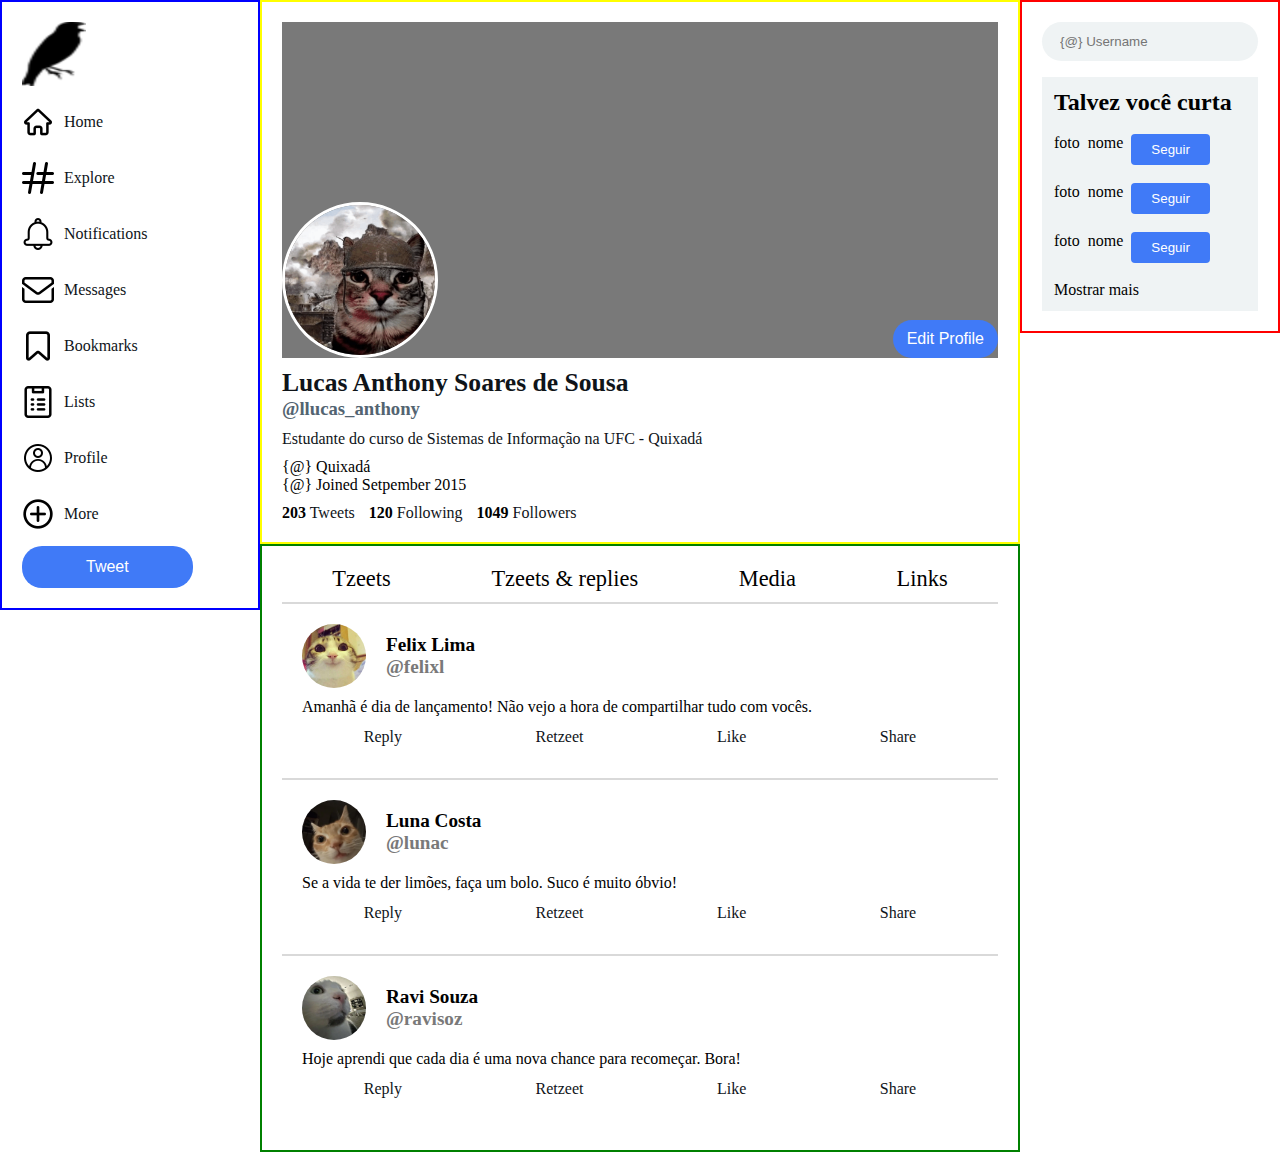
<file: profile.html>
<!DOCTYPE html>
<html lang="pt-BR">
  <head>
    <meta charset="UTF-8" />
    <meta name="viewport" content="width=device-width, initial-scale=1.0" />
    <link rel="stylesheet" href="./css/profile.css" />
    <title>Tzeeter</title>
  </head>

  <body>
    <div class="nav-bar">
      <img src="./imgs/tiziu.png" alt="logo" width="64px" height="64px" />

      <ul class="navegacao">
        <li>
          <a href="">
            <img src="./imgs/home.png" alt="icon" />
            Home
          </a>
        </li>
        <li>
          <a href="">
            <img src="./imgs/hashtag.png" alt="icon" />
            Explore
          </a>
        </li>
        <li>
          <a href="">
            <img src="./imgs/notificacao.png" alt="icon" />
            Notifications
          </a>
        </li>
        <li>
          <a href="">
            <img src="./imgs/messages.png" alt="icon" />
            Messages
          </a>
        </li>
        <li>
          <a href="">
            <img src="./imgs/marca-paginas.png" alt="icon" />
            Bookmarks
          </a>
        </li>
        <li>
          <a href="">
            <img src="./imgs/lista.png" alt="icon" />
            Lists
          </a>
        </li>
        <li>
          <a href="">
            <img src="./imgs/profile.png" alt="icon" />
            Profile
          </a>
        </li>
        <li>
          <a href="">
            <img src="./imgs/more.png" alt="icon" />
            More
          </a>
        </li>
      </ul>

      <button>Tweet</button>
    </div>

    <div class="profile">
      <div class="profile-foto">
        <img
          src="./imgs/War-Cat-meme-88f6yf.jpg"
          alt="foto de perfil"
          width="64"
          height="64"
        />
        <button>Edit Profile</button>
      </div>

      <div>
        <h1>Lucas Anthony Soares de Sousa</h1>
        <h3>@llucas_anthony</h3>
      </div>

      <p>Estudante do curso de Sistemas de Informação na UFC - Quixadá</p>

      <div class="profile-dados">
        <a href="">{@} Quixadá</a>
        <br />
        <a href="">{@} Joined Setpember 2015</a>
      </div>

      <div class="estatisticas">
        <a href=""><span>203</span> Tweets</a>
        <a href=""><span>120</span> Following</a>
        <a href=""><span>1049</span> Followers</a>
      </div>
    </div>

    <div class="postagens">
      <div class="nav-postagens">
        <a href="">Tzeets</a>
        <a href="">Tzeets & replies</a>
        <a href="">Media</a>
        <a href="">Links</a>
      </div>

      <article>
        <div>
          <img src="./imgs/Smiling-Cat.jpg" alt="" width="64" height="64" />
          <div>
            <h2>Felix Lima</h2>
            <h3>@felixl</h3>
          </div>
        </div>
        <p>
          Amanhã é dia de lançamento! Não vejo a hora de compartilhar tudo com
          vocês.
        </p>
        <ul class="acoes">
          <li><a href="" class="blue">Reply</a></li>
          <li><a href="" class="green">Retzeet</a></li>
          <li><a href="" class="red">Like</a></li>
          <li><a href="" class="blue">Share</a></li>
        </ul>
      </article>

      <article>
        <div>
          <img
            src="./imgs/the-original-video-with-this-cat-from-any-angle-really-v0-eridag8ovldd1.webp"
            alt=""
            width="64"
            height="64"
          />
          <div>
            <h2>Luna Costa</h2>
            <h3>@lunac</h3>
          </div>
        </div>
        <p>Se a vida te der limões, faça um bolo. Suco é muito óbvio!</p>
        <ul class="acoes">
          <li><a href="" class="blue">Reply</a></li>
          <li><a href="" class="green">Retzeet</a></li>
          <li><a href="" class="red">Like</a></li>
          <li><a href="" class="blue">Share</a></li>
        </ul>
      </article>

      <article>
        <div>
          <img
            src="./imgs/b9c47ef70bff06613d397abfce02c6e7.jpg"
            alt=""
            width="64"
            height="64"
          />
          <div>
            <h2>Ravi Souza</h2>
            <h3>@ravisoz</h3>
          </div>
        </div>
        <p>Hoje aprendi que cada dia é uma nova chance para recomeçar. Bora!</p>
        <ul class="acoes">
          <li><a href="" class="blue">Reply</a></li>
          <li><a href="" class="green">Retzeet</a></li>
          <li><a href="" class="red">Like</a></li>
          <li><a href="" class="blue">Share</a></li>
        </ul>
      </article>
    </div>

    <div class="right-bar">
      <input type="text" placeholder="{@} Username" />

      <div class="sugestoes-amigos">
        <h3>Talvez você curta</h3>

        <div class="sugestao-amigo">
          <span>foto</span>
          <a href="">nome</a>
          <button>Seguir</button>
        </div>

        <div class="sugestao-amigo">
          <span>foto</span>
          <a href="">nome</a>
          <button>Seguir</button>
        </div>

        <div class="sugestao-amigo">
          <span>foto</span>
          <a href="">nome</a>
          <button>Seguir</button>
        </div>

        <a href="">Mostrar mais</a>
      </div>
    </div>
  </body>
</html>
</file>
<file: css/profile.css>
:root {
  --cor-texto: rgb(15, 20, 25);
  --selecionado: rgba(15, 25, 20, 0.1);
  --cor-primaria: rgba(64, 122, 247);;
}

* {
  margin: 0;
  padding: 0;
  list-style: none;
  text-decoration: none;
  color: black;
}

img {
  max-width: 100%;
}

body {
  display: grid;
  grid-template-columns: 260px 1fr 260px;
  align-items: start;
  grid-template-areas: 
    "nav-bar profile right-bar"
		"nav-bar postagens right-bar"
  ;

  .nav-bar {
    grid-area: nav-bar;
  }

  .profile {
    grid-area: profile;
  }

  .postagens {
    grid-area: postagens;
  }

  .right-bar {
    grid-area: right-bar;
  }
}

/*---------------------------------------------------------*/
.nav-bar {
  padding: 20px;
  border: 2px solid blue;

  button {
    font-size: 1rem;
    background-color: var(--cor-primaria);
    border: none;
    color: white;
    border-radius: 20px;
    padding: 12px 64px;
    cursor: pointer;

    &:hover {
      background-color: rgb(49, 104, 223);
    }
  }
}

.navegacao li {
  border-radius: 10px;
  margin: 8px;
  margin-left: 0;
  max-width: 140px;
  padding: 8px 10px;
  padding-left: 0;

  &:hover {
    background-color: var(--selecionado);
  }

  a {
    display: flex;
    align-items: center;
    gap: 10px;
    color: var(--cor-texto);
  }
}

.profile {
  padding: 20px;
  border: 2px solid yellow;
  display: flex;
  flex-direction: column;
  gap: 10px;

  .profile-foto {
    background-color: #797979;
    padding-top: 180px;
    display: flex;
    justify-content: space-between;
    align-items: end;

    button {
      background-color: var(--cor-primaria);
      color: white;
      padding: 10px 14px;
      font-size: 1rem;
      border: none;
      border-radius: 20px;

      &:hover {
        background-color: rgb(49, 104, 223)
      }
    }
  }
  img {
    border: 3px solid white;
    border-radius: 50%;
    height: 150px;
    width: auto;
  }
  h1 {
    color: var(--cor-texto);
    font-size: 1.6rem;
  }
  h3 {
    color: rgb(83, 100, 113);
  }
  p {
    color: rgb(15, 20, 25);
  }
}

.profile-dados {
  color: rgb(83, 100, 113);
}

.estatisticas a {
  color: var(--cor-texto);

  & + a {
    margin-left: 10px;
  }

  &:hover {
    text-decoration: underline;
  }

  span {
    font-weight: bold;
  }
}

.acoes {
  display: flex;
  gap: 10px;

  li {
    margin: 12px;
  }

  a {
    color: var(--cor-texto);
    border-radius: 10px;
    padding: 8px;
  }

  .blue:hover {
    background: rgba(29, 155, 240, 0.1);
    color: rgba(29, 155, 240, 1);
  }
  .green:hover {
    background-color: rgba(0, 186, 124, 0.1);
    color: rgba(0, 186, 124, 1);
  }
  .red:hover {
    background-color: rgba(249, 24, 128, 0.1);
    color: rgba(249, 24, 128, 1);
  }
}

.postagens {
  border: 2px solid green;
  padding: 20px;

  .nav-postagens {
    display: flex;
    justify-content: space-around;
    font-size: 1.4rem;
    margin-bottom: 10px;

    a:hover {
      text-decoration: underline;
    }
  }

  article {
    border-top: 2px solid rgba(0, 0, 0, 0.15);
    padding: 20px;

    > div {
      display: flex;
      align-items: center;
      gap: 20px;
      margin-bottom: 10px;

      h2, h3 {
        font-size: 1.2rem;
      }

      h3 {
        color: #797979;
      }

      p { flex-grow: 1; }
    }
  
    img {
      border-radius: 50%;
    }

    .acoes {
      display: flex;
      justify-content: space-around;
    }

    &:hover {
      background-color: rgba(0, 0, 0, 0.03);
    }
  }
}

.right-bar {
  padding: 20px;
  display: flex;
  flex-direction: column;
  border: 2px solid red;

  input {
    background-color: rgb(239, 243, 244);
    border-radius: 20px;
    border: none;
    margin-bottom: 16px;
    padding: 12px 18px;
  }

  .sugestoes-amigos {
    background-color: rgb(239, 243, 244);
    padding: 12px;

    h3 {
      font-size: 1.5rem;
      margin-bottom: 18px;
    }

    .sugestao-amigo {
      display: flex;
      gap: 8px;
      margin-bottom: 18px;

      button {
        background-color: rgb(64, 122, 247);
        border: none;
        color: white;
        border-radius: 4px;
        padding: 8px 20px;

        &:hover {
          background-color: rgb(49, 104, 223);
        }
      }
    }
  }
}
</file>
